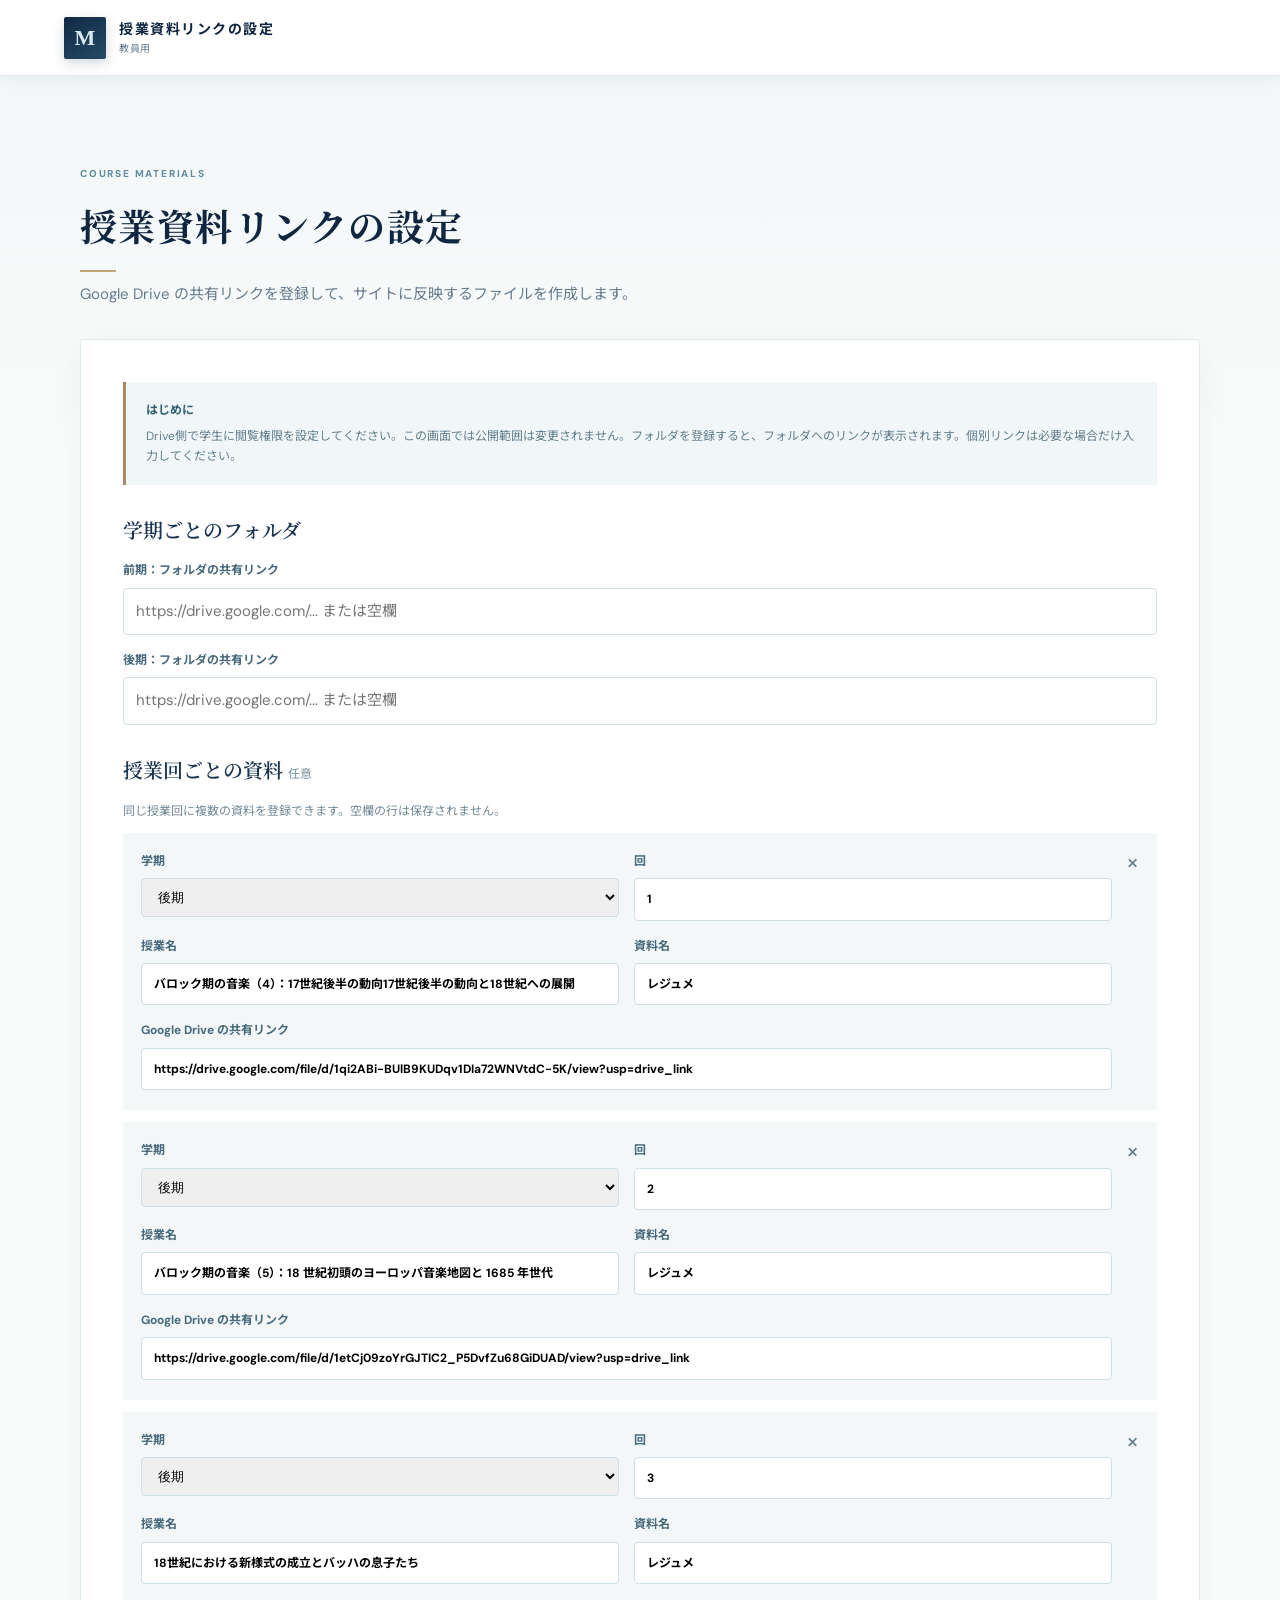
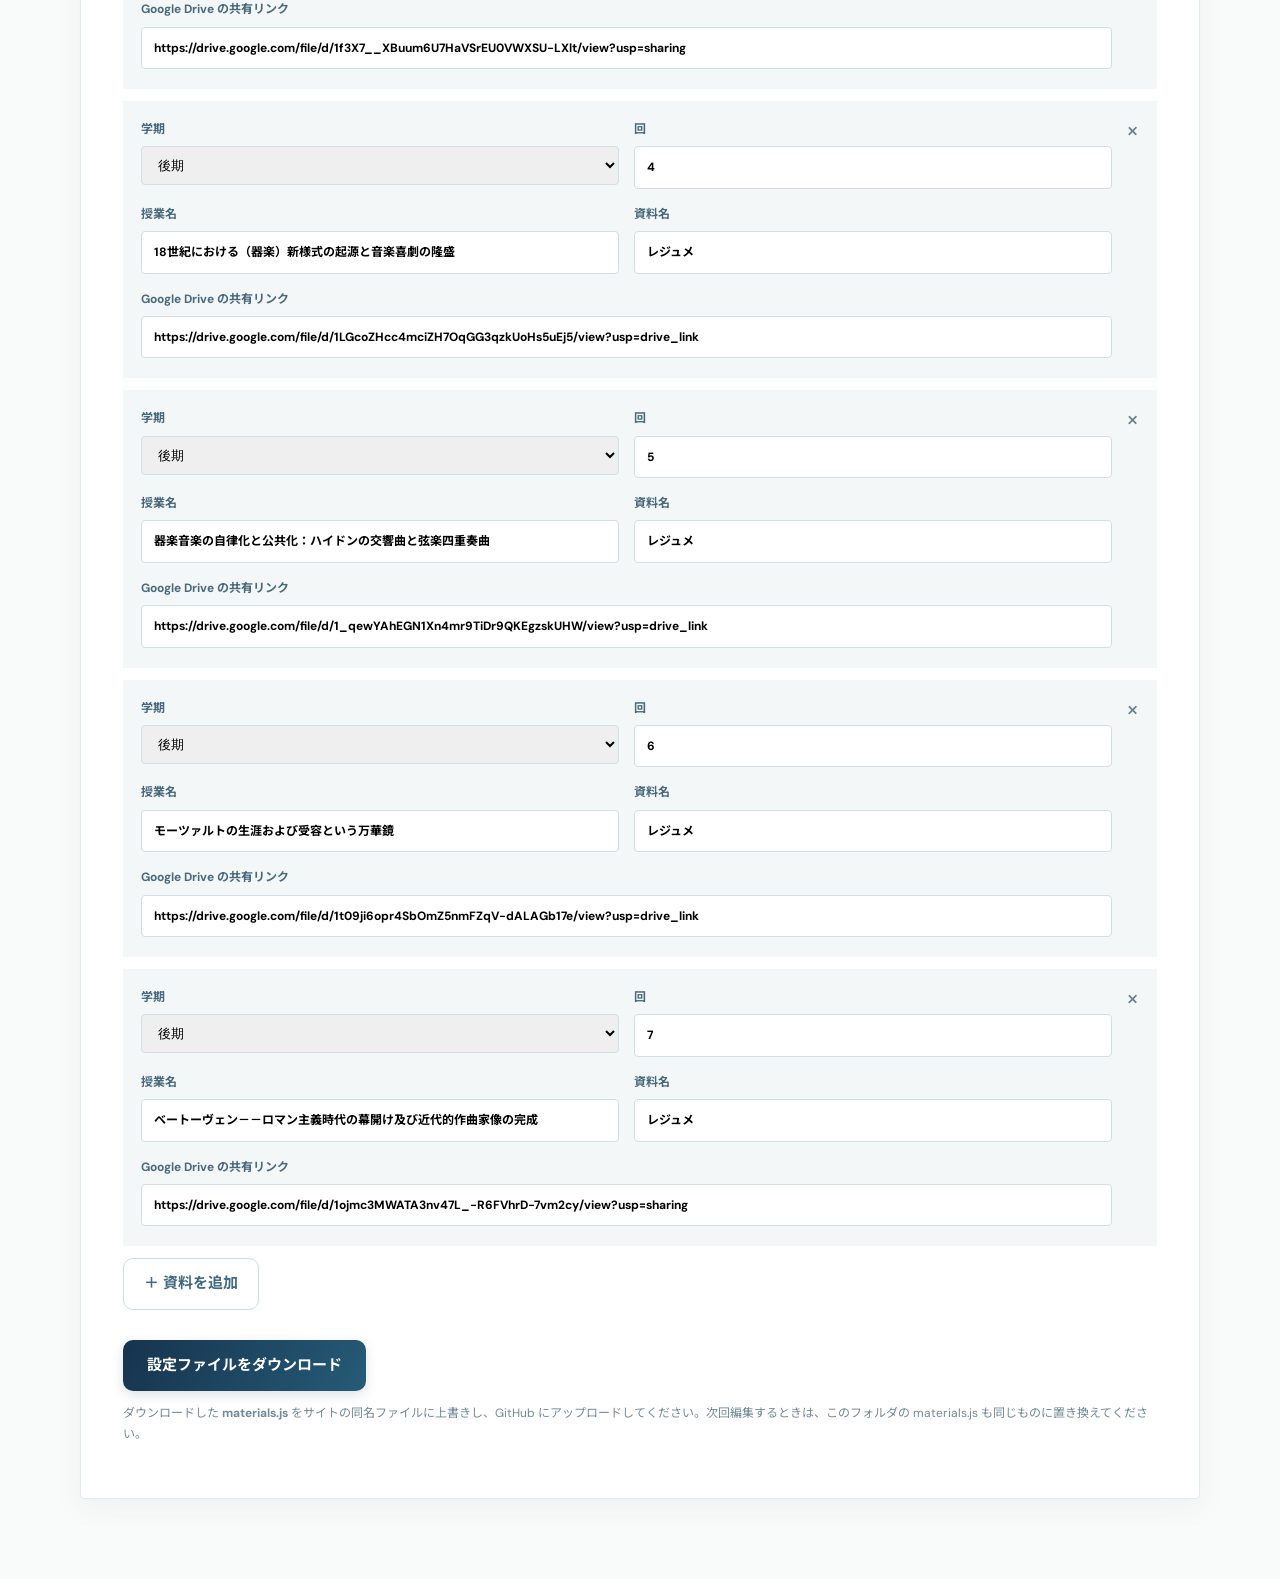
<file: materials_setup.html>
<!doctype html><html lang="ja"><head><meta charset="utf-8"><meta name="viewport" content="width=device-width,initial-scale=1"><title>授業資料リンクの設定</title><link rel="stylesheet" href="style.css"></head><body><header class="topbar"><div class="brand"><span class="brand-mark">M</span><span><b>授業資料リンクの設定</b><small>教員用</small></span></div></header><main class="page"><div class="page-heading"><p class="eyebrow">COURSE MATERIALS</p><h1>授業資料リンクの設定</h1><p>Google Drive の共有リンクを登録して、サイトに反映するファイルを作成します。</p></div><div class="library-panel"><div class="access-note"><strong>はじめに</strong><p>Drive側で学生に閲覧権限を設定してください。この画面では公開範囲は変更されません。フォルダを登録すると、フォルダへのリンクが表示されます。個別リンクは必要な場合だけ入力してください。</p></div><form id="settings-form"><div class="setup-block"><h2>学期ごとのフォルダ</h2><label for="first-folder">前期：フォルダの共有リンク</label><input id="first-folder" type="url" placeholder="https://drive.google.com/... または空欄"><label for="second-folder">後期：フォルダの共有リンク</label><input id="second-folder" type="url" placeholder="https://drive.google.com/... または空欄"></div><div class="setup-block"><h2>授業回ごとの資料 <small>任意</small></h2><p>同じ授業回に複数の資料を登録できます。空欄の行は保存されません。</p><div id="editor-rows"></div><button type="button" id="add-row" class="secondary">＋ 資料を追加</button></div><p id="error" class="setup-error" role="alert" hidden></p><button type="submit" class="primary">設定ファイルをダウンロード</button><p class="setup-help">ダウンロードした <b>materials.js</b> をサイトの同名ファイルに上書きし、GitHub にアップロードしてください。次回編集するときは、このフォルダの materials.js も同じものに置き換えてください。</p></form></div></main><script src="materials.js"></script><script src="materials_setup.js"></script></body></html>
</file>
<file: style.css>
@import url('https://fonts.googleapis.com/css2?family=DM+Sans:wght@400;500;600;700&family=Noto+Sans+JP:wght@400;500;600;700;800&family=Noto+Serif+JP:wght@500;600;700&display=swap');
:root{--navy:#0c2345;--navy2:#15365b;--blue:#2c729e;--sky:#a9dbe9;--pale:#eaf4f7;--muted:#657b8d;--ink:#142f4c;--line:#d7e5eb;--white:#fff}*{box-sizing:border-box}html{scroll-behavior:smooth}body{margin:0;background:#f3f7f8;color:var(--ink);font-family:'DM Sans','Noto Sans JP',sans-serif;font-size:15px;line-height:1.7}button,input{font:inherit}button{cursor:pointer}button:focus-visible,a:focus-visible,input:focus-visible{outline:3px solid #54b2d2;outline-offset:3px}.skip{position:absolute;left:-9999px}.skip:focus{left:1rem;top:1rem;z-index:10;background:white}.topbar{height:80px;background:#fff;display:flex;align-items:center;justify-content:space-between;padding:0 max(5vw,calc((100vw - 1240px)/2));border-bottom:1px solid #e4eef0}.brand{display:flex;gap:13px;align-items:center;color:var(--navy);text-decoration:none}.brand-mark{display:grid;place-items:center;width:42px;height:42px;background:var(--navy);color:#addfe9;font-size:24px;border-radius:12px}.brand b,.brand small{display:block;line-height:1.35}.brand b{font-size:12px;letter-spacing:.17em}.brand small{font-size:10px;color:var(--muted);margin-top:3px}.top-label{font-size:10px;color:#91a5b2;letter-spacing:.16em}.page{max-width:1240px;margin:0 auto;padding:38px 24px 80px;min-height:70vh}.screen[hidden],[hidden]{display:none!important}.hero{background:linear-gradient(115deg,#0a1e3b 0%,#123c62 72%,#286886 100%);min-height:360px;border-radius:21px;position:relative;overflow:hidden;color:white;display:flex}.hero-content{padding:60px 7%;position:relative;z-index:2}.eyebrow{font-size:10px;font-weight:800;letter-spacing:.2em;color:#6095ac;margin:0 0 12px}.eyebrow.light{color:#a9d9e9}.eyebrow span{opacity:.6;margin:0 8px}.hero h1{font:600 clamp(32px,4vw,48px)/1.45 'Noto Serif JP',serif;letter-spacing:.06em;margin:0}.hero h1 em{font-style:normal;color:#a6dbe9}.hero-text{color:#d6e5ed;font-size:13px;margin:20px 0 26px;line-height:2}.hero-hint{font-size:11px;color:#bcd2de}.hero-hint span{color:#a3d8e7;border:1px solid #5c849a;border-radius:50%;padding:6px 7px;margin-right:9px}.hero-art{position:absolute;right:4%;top:0;width:40%;height:100%;opacity:.86}.staff{position:absolute;top:32%;left:0;width:100%;transform:rotate(-13deg)}.staff i{display:block;height:1px;background:#8ac0d4;opacity:.27;margin:20px 0}.note{font-family:serif;position:absolute;color:#a9dceb;text-shadow:0 12px 40px #05172b}.note.one{font-size:130px;left:13%;top:16%}.note.two{font-size:105px;left:55%;top:36%;opacity:.65}.note.three{font-size:74px;left:77%;top:7%;opacity:.4}.art-circle{position:absolute;width:330px;height:330px;border:1px solid #96c6d340;border-radius:50%;right:-15%;top:-35%}.hero-index{position:absolute;right:26px;bottom:20px;font-size:9px;letter-spacing:.2em;color:#94bccb;line-height:1.5}.section-head{display:flex;align-items:end;justify-content:space-between;margin:54px 0 23px}.section-head h2,.page-heading h1{font-family:'Noto Serif JP',serif;color:var(--navy);letter-spacing:.04em;margin:0}.section-head h2{font-size:25px}.section-head>p{color:var(--muted);font-size:12px;margin:0}.home-grid{display:grid;grid-template-columns:repeat(3,1fr);gap:16px}.home-card{text-align:left;border:1px solid #deebef;background:#fff;border-radius:16px;padding:24px;min-height:262px;color:var(--ink);transition:transform .2s,box-shadow .2s;display:flex;flex-direction:column}.home-card:hover,.mode-card:hover,.range-item:hover{transform:translateY(-3px);box-shadow:0 12px 30px #123b5814}.card-number{color:#7d9ca9;font-size:10px;font-weight:bold;letter-spacing:.13em}.card-icon{font:500 33px 'Noto Serif JP',serif;color:#367d9b;display:block;margin:20px 0 8px}.card-title{font:700 21px 'Noto Serif JP',serif}.card-title small{font:600 11px 'Noto Sans JP',sans-serif;color:#7c96a4;margin-left:8px}.card-description{font-size:12px;color:#718693;margin:10px 0 20px}.card-bottom{display:flex;align-items:center;justify-content:space-between;margin-top:auto;font-size:11px;font-weight:bold;color:#79919f}.circle-arrow{border:1px solid #ccdee5;border-radius:50%;width:34px;height:34px;display:grid;place-items:center;color:#356e8a;font-size:17px}.listen-card{background:#dceff3;border-color:#d0e7ed}.listen-card .circle-arrow{background:var(--navy);color:white;border:0}.sound-icon{font-size:34px}.back{border:0;background:transparent;color:#54748a;font-weight:700;font-size:12px;padding:8px 0}.page-heading{margin:43px 0 30px}.page-heading h1{font-size:clamp(27px,4vw,38px)}.page-heading>p:last-child{color:var(--muted);margin:10px 0 0}.mode-grid{display:grid;grid-template-columns:1fr 1fr;gap:18px}.mode-card,.all-card,.range-item{background:white;border:1px solid var(--line);border-radius:16px;text-align:left;color:var(--ink);transition:transform .2s,box-shadow .2s}.mode-card{display:flex;align-items:center;gap:20px;padding:26px;min-height:132px}.mode-symbol{background:var(--pale);color:#2d7596;display:grid;place-items:center;min-width:68px;height:68px;border-radius:16px;font:700 25px 'DM Sans',sans-serif}.mode-symbol i{font-style:normal;color:#91bccb}.mode-symbol:not(.letters){display:flex;gap:3px}.mode-main{flex:1}.mode-main b,.mode-main small,.all-card b,.all-card small{display:block}.mode-main b{font-size:18px}.mode-main small,.all-card small{font-size:12px;color:var(--muted);margin-top:5px}.count{white-space:nowrap;color:#52798e;font-size:12px;font-weight:700}.mode-arrow{font-size:20px;color:#7b9da9}.hint{background:#e6f1f4;border-radius:12px;padding:16px 20px;color:#54788a;font-size:12px;margin-top:23px}.all-card{background:#12365b;color:white;display:flex;align-items:center;gap:20px;padding:24px;width:100%}.all-card>span:nth-child(2){flex:1}.all-card b{font-size:17px}.all-card small,.all-card .count{color:#b7d4e2}.all-icon{display:grid;place-items:center;width:58px;height:58px;border-radius:14px;background:#315d79;color:#bce3ec;font-weight:800;letter-spacing:.1em}.all-card:disabled{opacity:.45;cursor:not-allowed}.divider{display:flex;align-items:center;gap:14px;color:#76909c;font-size:11px;font-weight:bold;margin:30px 0 15px}.divider:after{content:'';height:1px;background:var(--line);flex:1}.range-list{display:grid;grid-template-columns:1fr 1fr;gap:10px}.range-item{display:flex;align-items:center;gap:15px;padding:17px}.range-num{color:#307598;background:#eaf4f7;border-radius:9px;padding:6px 9px;font-size:11px;font-weight:800;white-space:nowrap}.range-title{flex:1;font-size:13px;font-weight:700}.empty{text-align:center;color:#79909d;padding:45px 20px;background:#f8fbfc;border:1px dashed #ccdee5;border-radius:14px}.empty p{font-size:12px}.quiz-header{display:flex;justify-content:space-between;align-items:center;margin-bottom:16px}.status{border:1px solid #c8dfe7;border-radius:9px;background:white;color:#386d88;padding:8px 14px;font-size:12px;font-weight:700}.quiz-panel,.library-panel{background:white;border:1px solid #e0ebef;border-radius:20px;padding:clamp(24px,5vw,52px);box-shadow:0 12px 40px #244e6410}.progress-row{display:flex;justify-content:space-between;align-items:baseline;font-size:10px;letter-spacing:.15em;color:#71909e}.progress-row b{font-size:16px;letter-spacing:0;color:#315b72}.progress-track{height:6px;background:#edf3f5;border-radius:5px;margin:10px 0 28px;overflow:hidden}.progress-track span{height:100%;width:0;display:block;background:#6bb5ce;transition:width .25s}.quiz-meta{display:flex;justify-content:space-between;gap:10px;color:#6d8998;font-size:11px}.question-index{margin:35px 0 10px}.quiz-panel h1{font-size:clamp(20px,2.5vw,27px);line-height:1.75;margin:0 0 25px}.choices{display:grid;gap:10px}.choice{display:flex;align-items:center;gap:15px;width:100%;padding:15px;text-align:left;background:#fbfdfe;border:1px solid #d8e8ed;border-radius:12px;color:#24435a}.choice:not(:disabled):hover{border-color:#6fb3c8;background:#eef8fa}.choice-key{display:grid;place-items:center;flex-shrink:0;width:35px;height:35px;background:#e8f3f6;border-radius:9px;color:#397d99;font-weight:800}.choice.correct{border-color:#50a98c;background:#e9f7f2}.choice.wrong{border-color:#d88a8a;background:#fff3f3}.choice:disabled{cursor:default}.feedback{border-radius:12px;padding:17px 20px;margin-top:20px;background:#e9f7f2;color:#24745c}.feedback.wrong{background:#fff1f0;color:#a34444}.feedback strong{display:block;font-size:17px}.feedback p{margin:4px 0 0}.next-row{display:flex;justify-content:flex-end;margin-top:22px}.primary{border:0;background:var(--navy);color:white;border-radius:10px;padding:13px 24px;font-weight:700}.finished{text-align:center;padding:35px 0}.score{display:grid;place-items:center;width:135px;height:135px;border:8px solid #c7e6ee;border-radius:50%;margin:0 auto 20px;color:var(--navy);font-size:32px;font-weight:800}.finished h2{font-family:'Noto Serif JP',serif}.finish-actions{display:flex;justify-content:center;gap:10px;flex-wrap:wrap;margin-top:25px}.secondary{border:1px solid #cbdee5;background:white;border-radius:10px;padding:12px 20px;color:#416b80;font-weight:700}.library-intro{display:flex;gap:18px;align-items:center;margin-bottom:25px}.record-icon{display:grid;place-items:center;width:60px;height:60px;border-radius:16px;background:#e2f2f5;color:#317b9a;font-size:28px}.library-intro h2{margin:0;font-size:20px}.library-intro p{margin:4px 0;color:var(--muted);font-size:12px}.search-label{display:block;font-size:11px;color:#698594;font-weight:700;margin-bottom:6px}input[type=search]{width:100%;padding:13px 15px;border:1px solid #cfe0e6;border-radius:10px;margin-bottom:23px}.listen-item{padding:17px 0;border-top:1px solid #e8f0f2;display:flex;gap:20px;align-items:center}.listen-item .details{flex:1;min-width:0}.listen-item strong{display:block;font-size:14px}.listen-item p{font-size:12px;color:#718a99;margin:4px 0}.listen-link{display:inline-flex;align-items:center;gap:6px;text-decoration:none;color:#fff;background:#194466;border-radius:8px;padding:9px 13px;white-space:nowrap;font-size:11px;font-weight:bold}.source-note{font-size:12px;color:#6f8998;margin-top:24px}dialog{border:0;border-radius:18px;max-width:560px;width:calc(100% - 32px);padding:30px;box-shadow:0 20px 70px #00172d50}dialog::backdrop{background:#071a31a8}.dialog-top{display:flex;justify-content:space-between}.dialog-top h2{margin:0;font-family:'Noto Serif JP',serif}.close{border:0;background:transparent;font-size:28px;color:#73909e}.stats{display:grid;grid-template-columns:repeat(5,1fr);gap:8px;margin:25px 0}.stat{background:#eef6f8;border-radius:10px;text-align:center;padding:14px 4px;font-size:11px;color:#698798}.stat strong{display:block;font-size:24px;color:var(--navy)}.dialog-note{font-size:11px;color:#78909c}.footer{background:#e9f1f3;display:flex;justify-content:space-between;gap:20px;padding:28px max(5vw,calc((100vw - 1192px)/2));color:#78909b;font-size:11px}.footer b{color:#355973;letter-spacing:.1em}.footer p{margin:6px 0}.footer a{color:#50758a}.footer-right{text-align:right}@media(max-width:700px){.topbar{height:68px;padding:0 20px}.top-label{display:none}.page{padding:20px 16px 55px}.hero{min-height:345px}.hero-content{padding:43px 27px}.hero-text{font-size:12px}.hero-art{opacity:.32;right:-8%;width:65%}.hero-index{display:none}.section-head{display:block;margin-top:40px}.section-head>p{margin-top:8px}.home-grid,.mode-grid,.range-list{grid-template-columns:1fr}.home-card{min-height:215px}.card-icon{margin:12px 0 5px}.page-heading{margin:30px 0 22px}.mode-card{padding:18px;gap:13px}.mode-symbol{min-width:56px;height:56px;font-size:21px}.quiz-meta{display:block}.quiz-meta span{display:block}.listen-item{align-items:flex-start;flex-direction:column;gap:8px}.stats{grid-template-columns:1fr 1fr}.footer{flex-direction:column;padding:25px 20px}.footer-right{text-align:left}}

/* Semester-first navigation and course materials */
:root{--navy:#10243d;--navy2:#203e59;--blue:#47788b;--sky:#b3d2df;--pale:#eff5f7;--line:#dce6e9}
body{background:#f7f9f9}.topbar{height:76px}.brand-mark{border-radius:2px;background:#183451;color:#c7e0e8;font:600 22px Georgia,serif}.brand b{font-size:14px;letter-spacing:.08em}.brand small{font-size:10px;letter-spacing:.07em}.top-label{font-size:11px;letter-spacing:.08em}.page{max-width:1120px;padding-top:46px}.intro{position:relative;background:#132c48;color:white;padding:75px 7%;min-height:250px;border-radius:3px;overflow:hidden}.intro:after{content:'';position:absolute;width:250px;height:250px;border:1px solid #aecbdc26;transform:rotate(45deg);right:14%;top:2%}.intro:before{content:'';position:absolute;width:175px;height:175px;border:1px solid #aecbdc24;transform:rotate(45deg);right:17.5%;top:17%}.intro-overline{color:#bad4df;font-size:11px;letter-spacing:.12em;margin:0 0 20px}.intro-overline span{margin:0 8px;color:#7097ab}.intro h1{font:600 clamp(34px,4.5vw,53px)/1.4 'Noto Serif JP',serif;letter-spacing:.12em;margin:0}.intro>p:last-child{font-size:13px;color:#c6d9e2;margin:14px 0 0;letter-spacing:.1em}.section-head{margin:52px 0 20px}.section-head h2{font-size:22px}.term-grid{display:grid;grid-template-columns:repeat(2,1fr);gap:16px}.term-card{display:flex;align-items:center;gap:25px;padding:29px 26px;background:white;border:1px solid var(--line);color:var(--navy);text-align:left;min-height:118px;transition:border .2s,transform .2s}.term-card:hover,.menu-row:hover{border-color:#8bb5c2;transform:translateY(-2px)}.term-index{font:400 15px Georgia,serif;color:#7995a2}.term-card-copy{display:flex;flex-direction:column;flex:1}.term-card-copy strong{font:600 22px 'Noto Serif JP',serif}.term-card-copy small{color:#7a8e9a;font-size:11px;margin-top:3px}.term-arrow,.menu-arrow{color:#7d9aa8;font-size:21px}.page-heading h1{font-size:clamp(28px,4vw,37px)}.term-heading{padding-bottom:25px;border-bottom:1px solid var(--line)}.menu-list{border-top:1px solid var(--line)}.menu-row{width:100%;display:flex;align-items:center;gap:24px;background:white;border:0;border-bottom:1px solid var(--line);padding:27px 22px;text-align:left;color:var(--ink);transition:border .2s,transform .2s}.menu-num{font:14px Georgia,serif;color:#7894a0}.menu-copy{flex:1;display:flex;flex-direction:column}.menu-copy b{font:600 19px 'Noto Serif JP',serif}.menu-copy small{font-size:12px;color:#738a98;margin-top:5px}.quiz-panel,.library-panel{border-radius:4px;box-shadow:0 8px 30px #1c425908}.mode-card,.all-card,.range-item,.choice{border-radius:5px}.library-panel{padding:clamp(22px,4vw,42px)}.access-note{padding:18px 20px;background:#eff5f7;border-left:3px solid #7ba7b8;font-size:12px}.access-note strong{color:#315e71}.access-note p{margin:5px 0 0;color:#627e8d}.folder-area{display:flex;align-items:center;justify-content:space-between;gap:12px;padding:20px 0;border-bottom:1px solid var(--line)}.folder-area p{font-weight:700;font-size:13px}.materials-list{border-top:1px solid var(--line)}.material-row{display:flex;align-items:flex-start;gap:18px;padding:19px 0;border-bottom:1px solid var(--line)}.material-number{font-size:11px;font-weight:700;min-width:55px;color:#608395;padding-top:4px}.material-content{display:flex;flex:1;align-items:center;justify-content:space-between;gap:15px}.material-content strong{font-size:14px}.material-links{display:flex;gap:8px;flex-wrap:wrap}.material-pending{font-size:11px;color:#93a6b0}.listen-link{border-radius:4px}.footer{background:#ebf1f3}.footer b{letter-spacing:.08em}@media(max-width:700px){.page{padding-top:20px}.intro{min-height:225px;padding:48px 25px}.intro:after,.intro:before{opacity:.4;right:-20%}.term-grid{grid-template-columns:1fr}.term-card{min-height:90px;padding:20px}.term-heading{margin-top:34px}.menu-row{padding:22px 13px}.material-content{align-items:flex-start;flex-direction:column;gap:7px}.folder-area{align-items:flex-start;flex-direction:column}.folder-area p{margin:0}.access-note{padding:15px}}
.setup-block{margin:30px 0}.setup-block h2{font:600 20px 'Noto Serif JP',serif}.setup-block h2 small{font:12px 'Noto Sans JP',sans-serif;color:#77909c}.setup-block p,.setup-help{font-size:12px;color:#728997}.setup-block>label,.setup-row label{display:block;font-size:12px;font-weight:700;color:#496a7c}.setup-block input,.setup-row select{display:block;width:100%;padding:10px 12px;border:1px solid #cfdfe5;border-radius:4px;margin:7px 0 15px}.setup-row{position:relative;background:#f3f7f8;padding:18px 45px 5px 18px;margin:12px 0;display:grid;grid-template-columns:1fr 1fr;gap:0 15px}.setup-row label:last-of-type{grid-column:1/-1}.remove-row{position:absolute;top:8px;right:12px;border:0;background:none;color:#657f8d;font-size:24px}.setup-error{padding:12px;color:#9f3e3e;background:#fff1f0;font-size:13px}@media(max-width:700px){.setup-row{grid-template-columns:1fr}.setup-row label:last-of-type{grid-column:auto}}

/* Refined visual system: ink, paper and restrained brass */
:root{--navy:#102640;--navy2:#1c3c58;--ink:#1a3450;--blue:#416f87;--sky:#c0dce6;--pale:#edf5f7;--line:#d7e3e7;--brass:#c2a477}
body{background:linear-gradient(180deg,#f1f6f7 0,#f9fbfa 450px);color:var(--ink)}
.topbar{background:#fff;box-shadow:0 2px 16px #112d4110;border-bottom:1px solid #dfe9ec}
.brand-mark{background:linear-gradient(145deg,#112943,#244b67);color:#d9e9ef;box-shadow:0 4px 12px #0e2e4b30}
.brand b{letter-spacing:.11em}.top-label{color:#768e9d}
.page{max-width:1168px}.intro{isolation:isolate;min-height:280px;padding:76px 7%;border-radius:6px;background:linear-gradient(118deg,#0d213a 0%,#193f5c 67%,#29536a 100%);box-shadow:0 20px 45px #122e4826}
.intro:before,.intro:after{border-color:#cce4e82c;z-index:-1}.intro-overline{color:#c3dbe2}.intro-overline:before{content:'';display:inline-block;width:30px;height:1px;background:#cfb180;vertical-align:middle;margin-right:12px}
.intro h1{color:#fff;text-shadow:0 3px 20px #061b303d}.intro>p:last-child{color:#d1e2e8}
.section-head{margin-top:54px}.section-head h2:after{content:'';display:block;width:38px;height:2px;background:var(--brass);margin-top:12px}.eyebrow{color:#648b9f;letter-spacing:.18em}
.term-card{position:relative;min-height:136px;border-radius:6px;border:1px solid #d8e6e9;background:linear-gradient(145deg,#fff 10%,#f4f9fa 100%);box-shadow:0 9px 25px #153b5010;overflow:hidden}
.term-card:before{content:'';position:absolute;top:0;left:0;bottom:0;width:3px;background:linear-gradient(#bba27a,#76aab7)}.term-card:hover{border-color:#7faebc;box-shadow:0 14px 32px #183b5320}.term-index{color:#ac9169}.term-arrow{display:grid;place-items:center;border:1px solid #c7dce3;width:38px;height:38px;border-radius:50%;font-size:17px}
.page-heading{margin-bottom:32px}.page-heading h1:after{content:'';display:block;width:36px;height:2px;background:var(--brass);margin-top:13px}.back{color:#466e83}.menu-list{border-top:0;display:grid;gap:11px}.menu-row{background:linear-gradient(110deg,#fff,#f8fbfb);border:1px solid var(--line);border-left:3px solid #88b4c0;border-radius:5px;box-shadow:0 6px 22px #173c4c0c}.menu-row:hover{border-color:#8cb6c1;box-shadow:0 12px 27px #173c4c19}.menu-num{color:#ac9169}.menu-arrow{margin-left:auto}
.mode-card,.range-item,.quiz-panel,.library-panel{box-shadow:0 9px 30px #183a4b0d}.mode-card{background:linear-gradient(120deg,#fff,#f8fbfc)}.all-card{background:linear-gradient(110deg,#112a47,#285875)}.mode-symbol,.record-icon{background:#e8f3f6;color:#467f98}.progress-track span{background:linear-gradient(90deg,#4e93aa,#a5d5dd)}.primary{background:linear-gradient(120deg,#16334e,#265b77);box-shadow:0 4px 12px #16354c24}.primary:hover{filter:brightness(1.08)}.listen-link{background:#224f69}.access-note{border-left-color:#a58b65;background:#f1f7f8}.material-number{color:#526f81}.material-row:last-child{border-bottom:0}.feedback{line-height:1.7}.footer{border-top:1px solid #dbe8ec;background:#eaf1f3}.footer b{color:#294b62}
@media(max-width:700px){.intro{min-height:225px;padding:50px 26px}.term-card{min-height:100px}.section-head{margin-top:38px}.menu-row{padding:21px 14px}.page{padding-top:20px}.term-arrow{width:34px;height:34px}}
@media(prefers-reduced-motion:reduce){*,*::before,*::after{scroll-behavior:auto!important;transition:none!important}}
/* マルバツの ○ と × をアイコン枠の中央にそろえる */
.mode-card[data-mode="truefalse"] .mode-symbol {
  display: flex !important;
  justify-content: center !important;
  align-items: center !important;
  gap: 3px;
  padding: 0 !important;
  box-sizing: border-box;
}
</file>
